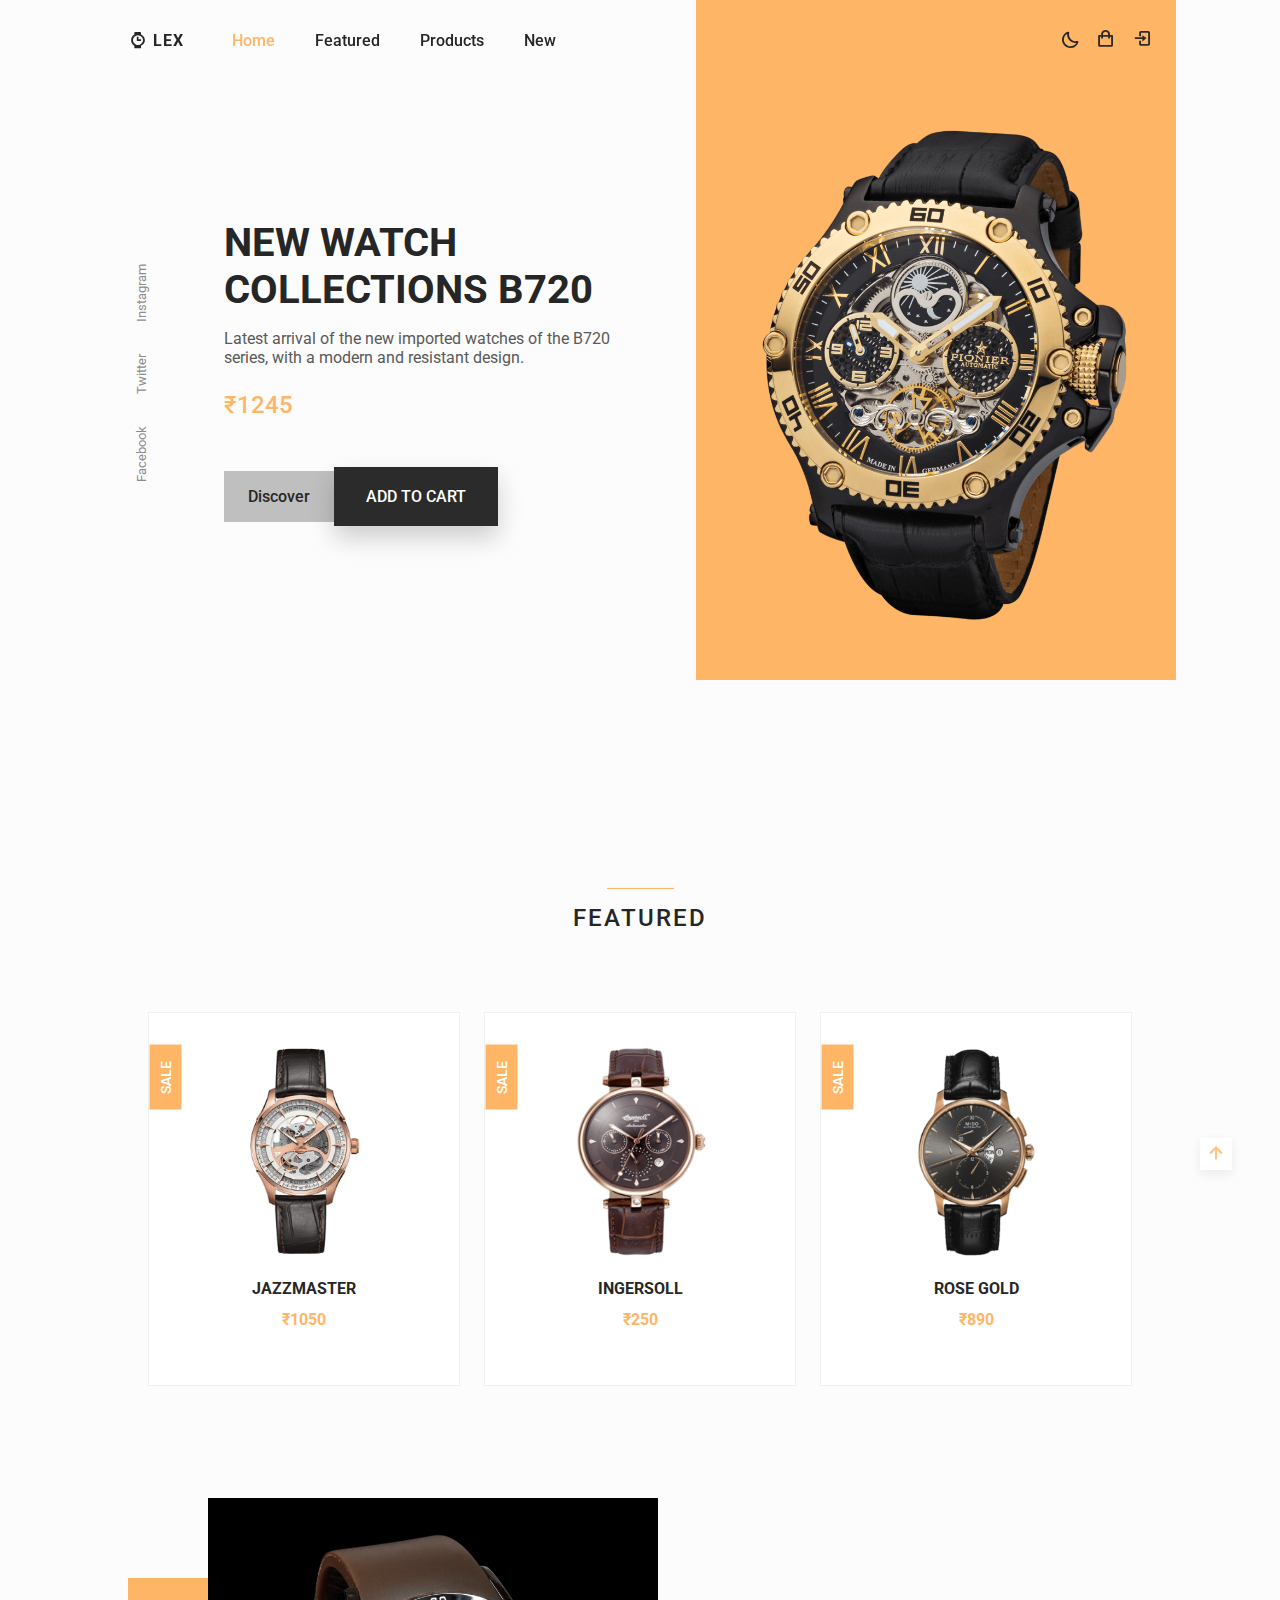
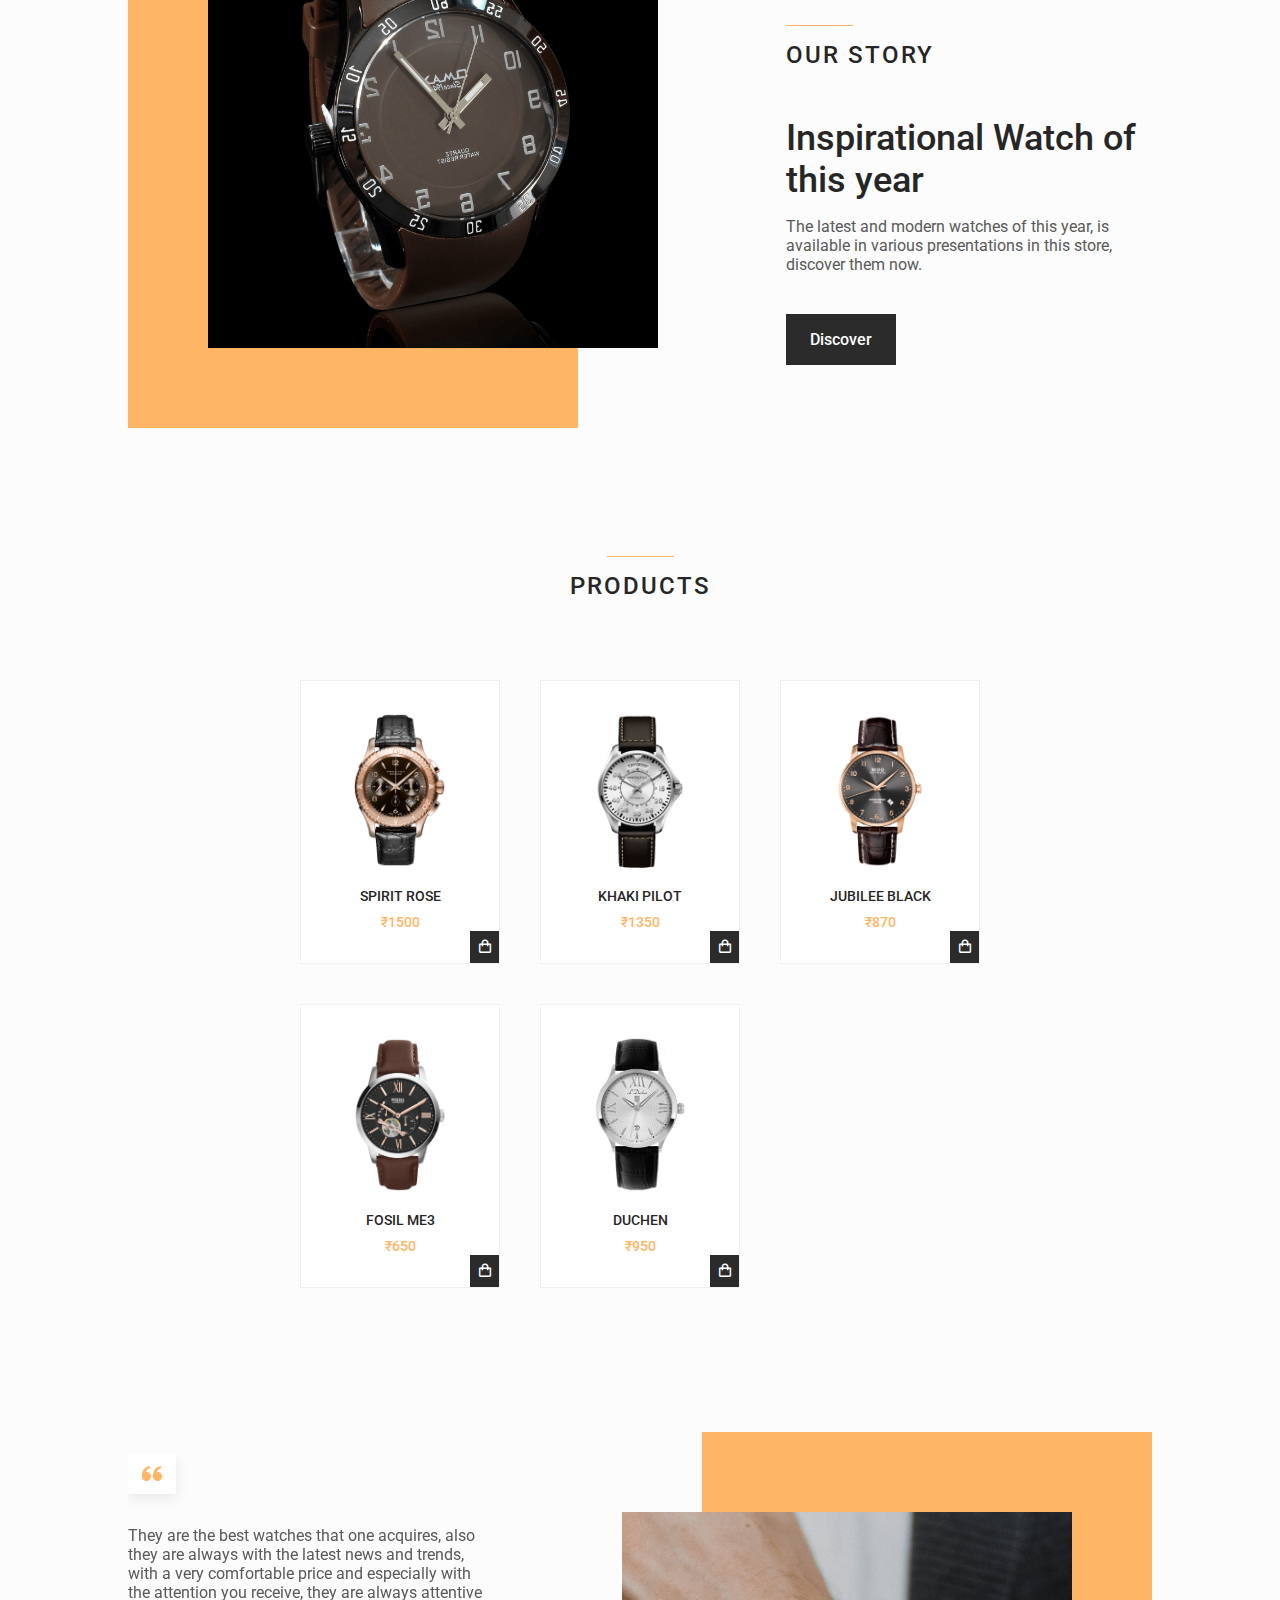
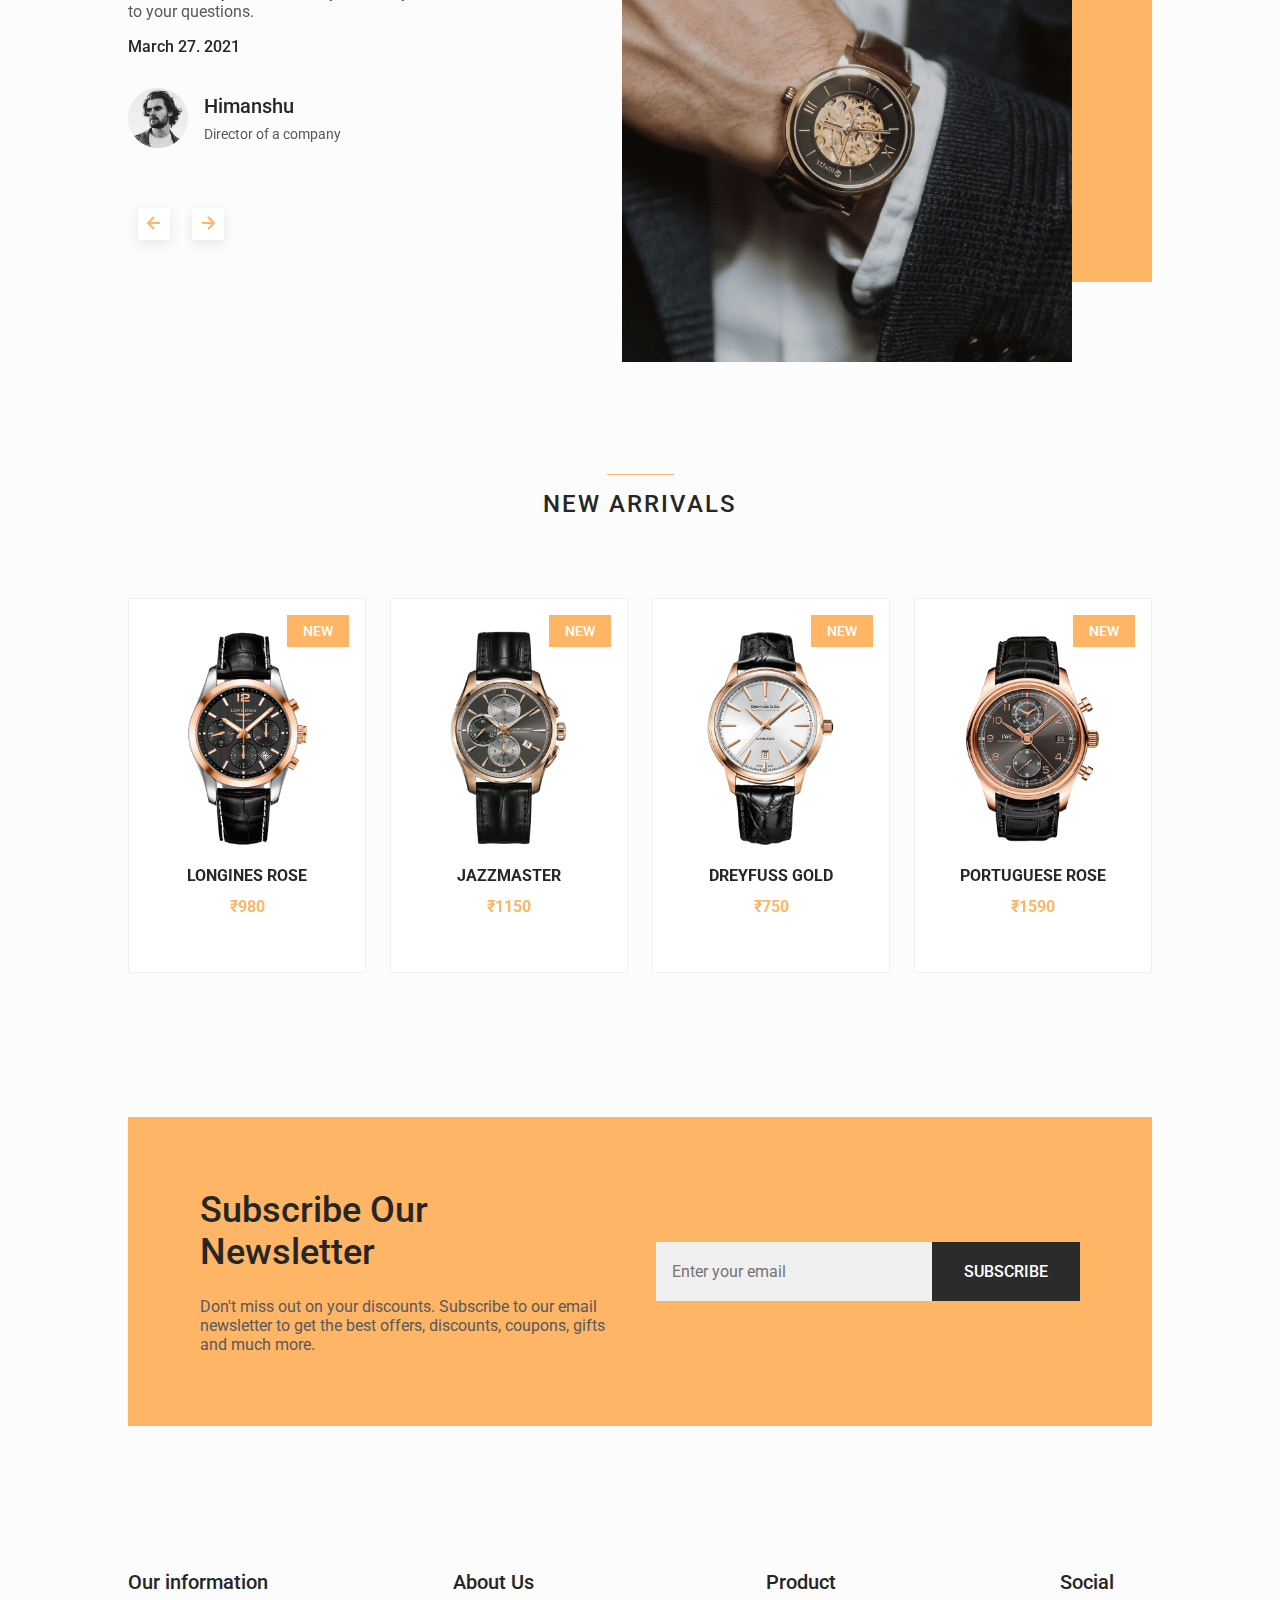
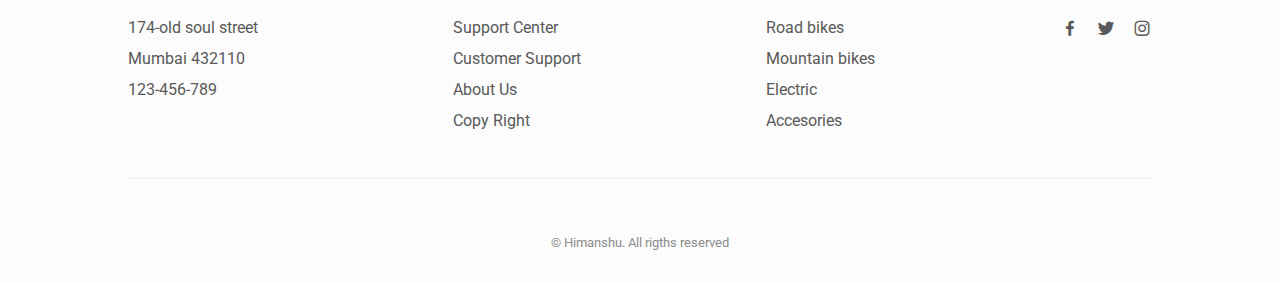
<file: index.html>
<!DOCTYPE html>
    <html lang="en">
    <head>
        <meta charset="UTF-8">
        <meta name="viewport" content="width=device-width, initial-scale=1.0">

        <!--=============== FAVICON ===============-->
        <link rel="shortcut icon" href="assets/img/favicon.png" type="image/x-icon">

        <!--=============== BOXICONS ===============-->
        <link rel="stylesheet" href="https://cdn.jsdelivr.net/npm/boxicons@latest/css/boxicons.min.css">

        <!--=============== SWIPER CSS ===============--> 
        <link rel="stylesheet" href="assets/css/swiper-bundle.min.css">

        <!--=============== CSS ===============-->
        <link rel="stylesheet" href="assets/css/styles.css">

        <title>Responsive watches website</title>
    </head>
    <body>
        <!--==================== HEADER ====================-->
        <header class="header" id="header">
            <nav class="nav container">
                <a href="#" class="nav__logo">
                    <i class='bx bxs-watch nav__logo-icon'></i> Lex
                </a>

                <div class="nav__menu" id="nav-menu">
                    <ul class="nav__list">
                        <li class="nav__item">
                            <a href="#home" class="nav__link active-link">Home</a>
                        </li>
                        <li class="nav__item">
                            <a href="#featured" class="nav__link">Featured</a>
                        </li>
                        <li class="nav__item">
                            <a href="#products" class="nav__link">Products</a>
                        </li>
                        <li class="nav__item">
                            <a href="#new" class="nav__link">New</a>
                        </li>
                    </ul>

                    <div class="nav__close" id="nav-close">
                        <i class='bx bx-x' ></i>
                    </div>
                </div>

                <div class="nav__btns">
                    <!-- Theme change button -->
                    <i class='bx bx-moon change-theme' id="theme-button"></i>

                    <div class="nav__shop" id="cart-shop" >
                      <a href="cart.html" id="colorshop"><i  class='bx bx-shopping-bag' ></i></a> 
                    </div>
                    
                    <div class="nav__shop" id="cart-shop" >
                        <a href="login-form.html" id="colorshop"><i  class='bx bx-log-in' ></i></a> 
                      </div>

                    <div class="nav__toggle" id="nav-toggle">
                        <i class='bx bx-grid-alt' ></i>
                    </div>
                </div>
            </nav>
        </header>

        <!--==================== CART ====================-->
        <div class="cart" id="cart">
            <i class='bx bx-x cart__close' id="cart-close"></i>

            <h2 class="cart__title-center">My Cart</h2>

            <div class="cart__container">
                <article class="cart__card">
                    <div class="cart__box">
                        <img src="assets/img/featured1.png" alt="" class="cart__img">
                    </div>

                    <div class="cart__details">
                        <h3 class="cart__title">Jazzmaster</h3>
                        <span class="cart__price">$1050</span>

                        <div class="cart__amount">
                            <div class="cart__amount-content">
                                <span class="cart__amount-box">
                                    <i class='bx bx-minus' ></i>
                                </span>

                                <span class="cart__amount-number">1</span>

                                <span class="cart__amount-box">
                                    <i class='bx bx-plus' ></i>
                                </span>
                            </div>

                            <i class='bx bx-trash-alt cart__amount-trash' ></i>
                        </div>
                    </div>
                </article>
                
                <article class="cart__card">
                    <div class="cart__box">
                        <img src="assets/img/featured3.png" alt="" class="cart__img">
                    </div>

                    <div class="cart__details">
                        <h3 class="cart__title">Rose Gold</h3>
                        <span class="cart__price">$850</span>

                        <div class="cart__amount">
                            <div class="cart__amount-content">
                                <span class="cart__amount-box">
                                    <i class='bx bx-minus' ></i>
                                </span>

                                <span class="cart__amount-number">1</span>

                                <span class="cart__amount-box">
                                    <i class='bx bx-plus' ></i>
                                </span>
                            </div>

                            <i class='bx bx-trash-alt cart__amount-trash' ></i>
                        </div>
                    </div>
                </article>

                <article class="cart__card">
                    <div class="cart__box">
                        <img src="assets/img/new1.png" alt="" class="cart__img">
                    </div>

                    <div class="cart__details">
                        <h3 class="cart__title">Longines Rose</h3>
                        <span class="cart__price">₹980</span>

                        <div class="cart__amount">
                            <div class="cart__amount-content">
                                <span class="cart__amount-box">
                                    <i class='bx bx-minus' ></i>
                                </span>

                                <span class="cart__amount-number">1</span>

                                <span class="cart__amount-box">
                                    <i class='bx bx-plus' ></i>
                                </span>
                            </div>

                            <i class='bx bx-trash-alt cart__amount-trash' ></i>
                        </div>
                    </div>
                </article>
            </div>

            <div class="cart__prices">
                <span class="cart__prices-item">3 items</span>
                <span class="cart__prices-total">₹2880</span>
            </div>
        </div>

        <!--==================== MAIN ====================-->
        <main class="main">
            <!--==================== HOME ====================-->
            <section class="home" id="home">
                <div class="home__container container grid">
                    <div class="home__img-bg">
                        <img src="assets/img/home.png" alt="" class="home__img">
                    </div>
    
                    <div class="home__social">
                        <a href="https://www.facebook.com/" target="_blank" class="home__social-link">
                            Facebook
                        </a>
                        <a href="https://twitter.com/" target="_blank" class="home__social-link">
                            Twitter
                        </a>
                        <a href="https://www.instagram.com/" target="_blank" class="home__social-link">
                            Instagram
                        </a>
                    </div>
    
                    <div class="home__data">
                        <h1 class="home__title">NEW WATCH <br> COLLECTIONS B720</h1>
                        <p class="home__description">
                            Latest arrival of the new imported watches of the B720 series, 
                            with a modern and resistant design.
                        </p>
                        <span class="home__price">₹1245</span>

                        <div class="home__btns">
                            <a href="#" class="button button--gray button--small">
                                Discover
                            </a>

                            <button class="button home__button">ADD TO CART</button>
                        </div>
                    </div>
                </div>
            </section>

            <!--==================== FEATURED ====================-->
            <section class="featured section container" id="featured">
                <h2 class="section__title">
                    Featured
                </h2>

                <div class="featured__container grid">
                    <article class="featured__card">
                        <span class="featured__tag">Sale</span>

                        <img src="assets/img/featured1.png" alt="" class="featured__img">

                        <div class="featured__data">
                            <h3 class="featured__title">Jazzmaster</h3>
                            <span class="featured__price">₹1050</span>
                        </div>

                        <button class="button featured__button">ADD TO CART</button>
                    </article>

                    <article class="featured__card">
                        <span class="featured__tag">Sale</span>

                        <img src="assets/img/featured2.png" alt="" class="featured__img">

                        <div class="featured__data">
                            <h3 class="featured__title">Ingersoll</h3>
                            <span class="featured__price">₹250</span>
                        </div>

                        <button class="button featured__button">ADD TO CART</button>
                    </article>

                    <article class="featured__card">
                        <span class="featured__tag">Sale</span>

                        <img src="assets/img/featured3.png" alt="" class="featured__img">

                        <div class="featured__data">
                            <h3 class="featured__title">Rose gold</h3>
                            <span class="featured__price">₹890</span>
                        </div>

                        <button class="button featured__button">ADD TO CART</button>
                    </article>
                </div>
            </section>

            <!--==================== STORY ====================-->
            <section class="story section container">
                <div class="story__container grid">
                    <div class="story__data">
                        <h2 class="section__title story__section-title">
                            Our Story
                        </h2>
    
                        <h1 class="story__title">
                            Inspirational Watch of <br> this year
                        </h1>
    
                        <p class="story__description">
                            The latest and modern watches of this year, is available in various 
                            presentations in this store, discover them now.
                        </p>
    
                        <a href="#" class="button button--small">Discover</a>
                    </div>

                    <div class="story__images">
                        <img src="assets/img/story.png" alt="" class="story__img">
                        <div class="story__square"></div>
                    </div>
                </div>
            </section>

            <!--==================== PRODUCTS ====================-->
            <section class="products section container" id="products">
                <h2 class="section__title">
                    Products
                </h2>

                <div class="products__container grid">
                    <article class="products__card">
                        <img src="assets/img/product1.png" alt="" class="products__img">

                        <h3 class="products__title">Spirit rose</h3>
                        <span class="products__price">₹1500</span>

                        <button class="products__button">
                            <i class='bx bx-shopping-bag'></i>
                        </button>
                    </article>

                    <article class="products__card">
                        <img src="assets/img/product2.png" alt="" class="products__img">

                        <h3 class="products__title">Khaki pilot</h3>
                        <span class="products__price">₹1350</span>

                        <button class="products__button">
                            <i class='bx bx-shopping-bag'></i>
                        </button>
                    </article>

                    <article class="products__card">
                        <img src="assets/img/product3.png" alt="" class="products__img">

                        <h3 class="products__title">Jubilee black</h3>
                        <span class="products__price">₹870</span>

                        <button class="products__button">
                            <i class='bx bx-shopping-bag'></i>
                        </button>
                    </article>

                    <article class="products__card">
                        <img src="assets/img/product4.png" alt="" class="products__img">

                        <h3 class="products__title">Fosil me3</h3>
                        <span class="products__price">₹650</span>

                        <button class="products__button">
                            <i class='bx bx-shopping-bag'></i>
                        </button>
                    </article>

                    <article class="products__card">
                        <img src="assets/img/product5.png" alt="" class="products__img">

                        <h3 class="products__title">Duchen</h3>
                        <span class="products__price">₹950</span>

                        <button class="products__button">
                            <i class='bx bx-shopping-bag'></i>
                        </button>
                    </article>
                </div>
            </section>

            <!--==================== TESTIMONIAL ====================-->
            <section class="testimonial section container">
                <div class="testimonial__container grid">
                    <div class="swiper testimonial-swiper">
                        <div class="swiper-wrapper">
                            <div class="testimonial__card swiper-slide">
                                <div class="testimonial__quote">
                                    <i class='bx bxs-quote-alt-left' ></i>
                                </div>
                                <p class="testimonial__description">
                                    They are the best watches that one acquires, also they are always with the latest 
                                    news and trends, with a very comfortable price and especially with the attention 
                                    you receive, they are always attentive to your questions.
                                </p>
                                <h3 class="testimonial__date">March 27. 2021</h3>
        
                                <div class="testimonial__perfil">
                                    <img src="assets/img/testimonial1.jpg" alt="" class="testimonial__perfil-img">
        
                                    <div class="testimonial__perfil-data">
                                        <span class="testimonial__perfil-name">Himanshu</span>
                                        <span class="testimonial__perfil-detail">Director of a company</span>
                                    </div>
                                </div>
                            </div>

                            <div class="testimonial__card swiper-slide">
                                <div class="testimonial__quote">
                                    <i class='bx bxs-quote-alt-left' ></i>
                                </div>
                                <p class="testimonial__description">
                                    They are the best watches that one acquires, also they are always with the latest 
                                    news and trends, with a very comfortable price and especially with the attention 
                                    you receive, they are always attentive to your questions.
                                </p>
                                <h3 class="testimonial__date">March 27. 2021</h3>
        
                                <div class="testimonial__perfil">
                                    <img src="assets/img/testimonial2.jpg" alt="" class="testimonial__perfil-img">
        
                                    <div class="testimonial__perfil-data">
                                        <span class="testimonial__perfil-name">Himanshu</span>
                                        <span class="testimonial__perfil-detail">Director of a company</span>
                                    </div>
                                </div>
                            </div>

                            <div class="testimonial__card swiper-slide">
                                <div class="testimonial__quote">
                                    <i class='bx bxs-quote-alt-left' ></i>
                                </div>
                                <p class="testimonial__description">
                                    They are the best watches that one acquires, also they are always with the latest 
                                    news and trends, with a very comfortable price and especially with the attention 
                                    you receive, they are always attentive to your questions.
                                </p>
                                <h3 class="testimonial__date">March 27. 2021</h3>
        
                                <div class="testimonial__perfil">
                                    <img src="assets/img/testimonial3.jpg" alt="" class="testimonial__perfil-img">
        
                                    <div class="testimonial__perfil-data">
                                        <span class="testimonial__perfil-name">Himanshu</span>
                                        <span class="testimonial__perfil-detail">Director of a company</span>
                                    </div>
                                </div>
                            </div>
                        </div>
                        
                        <div class="swiper-button-next">
                            <i class='bx bx-right-arrow-alt' ></i>
                        </div>
                        <div class="swiper-button-prev">
                            <i class='bx bx-left-arrow-alt' ></i>
                        </div>
                    </div>

                    <div class="testimonial__images">
                        <div class="testimonial__square"></div>
                        <img src="assets/img/testimonial.png" alt="" class="testimonial__img">
                    </div>
                </div>
            </section>

            <!--==================== NEW ====================-->
            <section class="new section container" id="new">
                <h2 class="section__title">
                    New Arrivals
                </h2>
                
                <div class="new__container">
                    <div class="swiper new-swiper">
                        <div class="swiper-wrapper">
                            <article class="new__card swiper-slide">
                                <span class="new__tag">New</span>
        
                                <img src="assets/img/new1.png" alt="" class="new__img">
        
                                <div class="new__data">
                                    <h3 class="new__title">Longines rose</h3>
                                    <span class="new__price">₹980</span>
                                </div>
        
                                <button class="button new__button">ADD TO CART</button>
                            </article>

                            <article class="new__card swiper-slide">
                                <span class="new__tag">New</span>
        
                                <img src="assets/img/new2.png" alt="" class="new__img">
        
                                <div class="new__data">
                                    <h3 class="new__title">Jazzmaster</h3>
                                    <span class="new__price">₹1150</span>
                                </div>
        
                                <button class="button new__button">ADD TO CART</button>
                            </article>

                            <article class="new__card swiper-slide">
                                <span class="new__tag">New</span>
        
                                <img src="assets/img/new3.png" alt="" class="new__img">
        
                                <div class="new__data">
                                    <h3 class="new__title">Dreyfuss gold</h3>
                                    <span class="new__price">₹750</span>
                                </div>
        
                                <button class="button new__button">ADD TO CART</button>
                            </article>

                            <article class="new__card swiper-slide">
                                <span class="new__tag">New</span>
        
                                <img src="assets/img/new4.png" alt="" class="new__img">
        
                                <div class="new__data">
                                    <h3 class="new__title">Portuguese rose</h3>
                                    <span class="new__price">₹1590</span>
                                </div>
        
                                <button class="button new__button">ADD TO CART</button>
                            </article>                       
                        </div>
                    </div>
                </div>
            </section>

            <!--==================== NEWSLETTER ====================-->
            <section class="newsletter section container">
                <div class="newsletter__bg grid">
                    <div>
                        <h2 class="newsletter__title">Subscribe Our <br> Newsletter</h2>
                        <p class="newsletter__description">
                            Don't miss out on your discounts. Subscribe to our email 
                            newsletter to get the best offers, discounts, coupons, 
                            gifts and much more.
                        </p>
                    </div>

                    <form action="" class="newsletter__subscribe">
                        <input type="email" placeholder="Enter your email" class="newsletter__input">
                        <button class="button">
                            SUBSCRIBE
                        </button>
                    </form>
                </div>
            </section>
        </main>

        <!--==================== FOOTER ====================-->
        <footer class="footer section">
            <div class="footer__container container grid">
                <div class="footer__content">
                    <h3 class="footer__title">Our information</h3>

                    <ul class="footer__list">
                        <li>174-old soul street</li>
                        <li>Mumbai 432110</li>
                        <li>123-456-789</li>
                    </ul>
                </div>
                <div class="footer__content">
                    <h3 class="footer__title">About Us</h3>

                    <ul class="footer__links">
                        <li>
                            <a href="#" class="footer__link">Support Center</a>
                        </li>
                        <li>
                            <a href="#" class="footer__link">Customer Support</a>
                        </li>
                        <li>
                            <a href="#" class="footer__link">About Us</a>
                        </li>
                        <li>
                            <a href="#" class="footer__link">Copy Right</a>
                        </li>
                    </ul>
                </div>

                <div class="footer__content">
                    <h3 class="footer__title">Product</h3>

                    <ul class="footer__links">
                        <li>
                            <a href="#" class="footer__link">Road bikes</a>
                        </li>
                        <li>
                            <a href="#" class="footer__link">Mountain bikes</a>
                        </li>
                        <li>
                            <a href="#" class="footer__link">Electric</a>
                        </li>
                        <li>
                            <a href="#" class="footer__link">Accesories</a>
                        </li>
                    </ul>
                </div>

                <div class="footer__content">
                    <h3 class="footer__title">Social</h3>

                    <ul class="footer__social">
                        <a href="https://www.facebook.com/" target="_blank" class="footer__social-link">
                            <i class='bx bxl-facebook'></i>
                        </a>

                        <a href="https://twitter.com/" target="_blank" class="footer__social-link">
                            <i class='bx bxl-twitter' ></i>
                        </a>

                        <a href="https://www.instagram.com/" target="_blank" class="footer__social-link">
                            <i class='bx bxl-instagram' ></i>
                        </a>
                    </ul>
                </div>
            </div>

            <span class="footer__copy">&#169; Himanshu. All rigths reserved</span>
        </footer>

        <!--=============== SCROLL UP ===============-->
        <a href="#" class="scrollup" id="scroll-up"> 
            <i class='bx bx-up-arrow-alt scrollup__icon' ></i>
        </a>

        <!--=============== SWIPER JS ===============-->
        <script src="assets/js/swiper-bundle.min.js"></script>

        <!--=============== MAIN JS ===============-->
        <script src="assets/js/main.js"></script>
    </body>
</html>
</file>
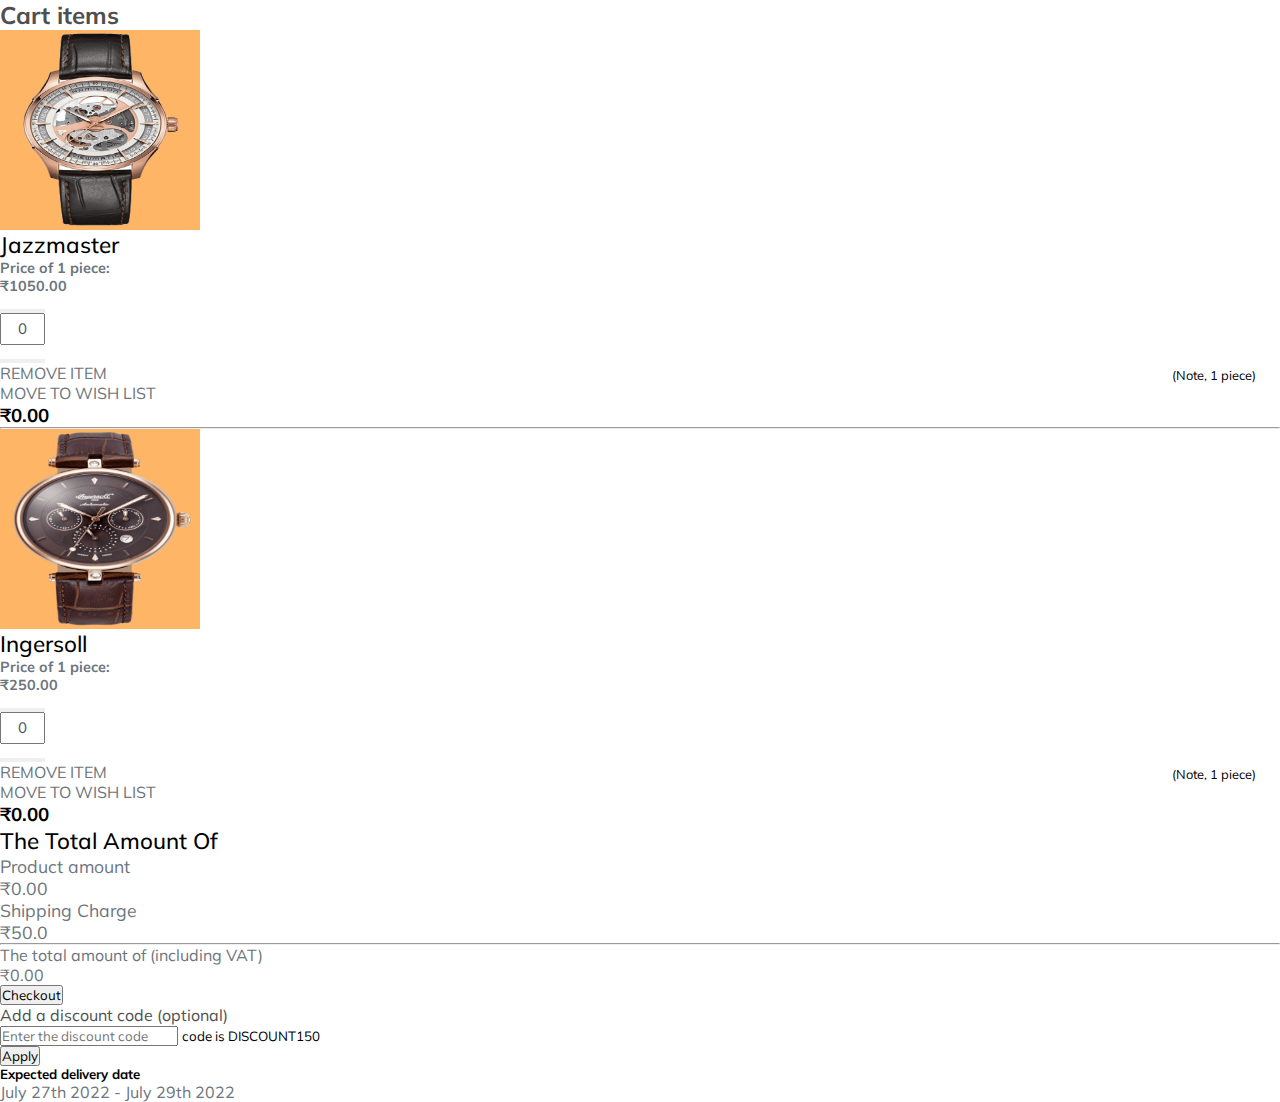
<file: cart.html>
<html lang="en">
<head>
<!-- Required meta tags -->
<meta charset="utf-8">
<meta name="viewport" content="width=device-width, initial-scale=1">
<!-- Bootstrap CSS -->
<link rel="stylesheet" href="https://stackpath.bootstrapcdn.com/bootstrap/5.0.0-alpha1/css/bootstrap.min.css" integrity="sha384-r4NyP46KrjDleawBgD5tp8Y7UzmLA05oM1iAEQ17CSuDqnUK2+k9luXQOfXJCJ4I" crossorigin="anonymous">
<link rel="stylesheet" href="https://cdnjs.cloudflare.com/ajax/libs/font-awesome/5.10.0/css/all.min.css" integrity="sha512-PgQMlq+nqFLV4ylk1gwUOgm6CtIIXkKwaIHp/PAIWHzig/lKZSEGKEysh0TCVbHJXCLN7WetD8TFecIky75ZfQ==" crossorigin="anonymous" />
<link rel="stylesheet" type="text/css" href="assets/css/style2.css">
<title>Cart</title>
</head>
<body class="bg-light">
<div class="container-fluid">
<div class="row">
<div class="col-md-10 col-11 mx-auto">
<div class="row mt-5 gx-3">
<!-- left side div -->
<div class="col-md-12 col-lg-8 col-11 mx-auto main_cart mb-lg-0 mb-5 shadow">
<div class="card p-4">
<h2 class="py-4 font-weight-bold">Cart items</h2>
<div class="row">
<!-- cart images div -->
<div class="col-md-3 col-11 mx-auto bg-light d-flex justify-content-center align-items-center shadow product_img">
<img src="assets/img/featured1.png" class="img-fluid" alt="cart img">
</div>




<!-- cart product details -->
<div class="col-md-7 col-11 mx-auto px-4 mt-2">
<div class="row">
<!-- product name  -->
<div class="col-6 card-title">
<h1 class="mb-4 product_name">Jazzmaster</h1>
<p class="mb-2"><b>Price of 1 piece:</b></p>
<p class="mb-2" ><b><span id="realvalue1">₹1050.00</span></b></p>
</div>
<!-- quantity inc dec -->
<div class="col-6">
<ul class="pagination justify-content-end set_quantity">
<li class="page-item">
<button class="page-link " onclick="decreaseNumber1('textbox','itemval')">
<i class="fas fa-minus"></i> </button>
</li>
<li class="page-item"><input type="text" name="" class="page-link" value="0" id="textbox" >
</li>
<li class="page-item">
<button class="page-link" onclick="increaseNumber1('textbox','itemval')"> <i class="fas fa-plus"></i></button>
</li>
</ul>
</div>
</div>
<!-- //remover move and price -->
<div class="row">
<div class="col-8 d-flex justify-content-between remove_wish">
<p><i class="fas fa-trash-alt"></i> REMOVE ITEM</p>
<p><i class="fas fa-heart"></i>MOVE TO WISH LIST </p>
</div>
<div class="col-4 d-flex justify-content-end price_money">
<h3>₹<span id="itemval">0.00 </span></h3>
</div>
</div>
</div>
</div>
</div>
<hr/>
<!-- 2nd cart product -->
<div class="card p-4">
<div class="row">
<!-- cart images div -->
<div class="col-md-3 col-11 mx-auto bg-light d-flex justify-content-center align-items-center shadow product_img">
<img src="assets/img/featured2.png" class="img-fluid" alt="cart img">
</div>







<!-- cart product details -->
<div class="col-md-7 col-11 mx-auto px-4 mt-2">
<div class="row">
<!-- product name  -->
<div class="col-6 card-title">
<h1 class="mb-4 product_name">Ingersoll</h1>
<p class="mb-2"><b>Price of 1 piece:</b></p>
<p class="mb-2" ><b><span id="realvalue2">₹250.00</span></b></p>
</div>
<!-- quantity inc dec -->
<div class="col-6">
<ul class="pagination justify-content-end set_quantity">
<li class="page-item">
<button class="page-link " onclick="decreaseNumber2('textbox1','itemval1')"> <i class="fas fa-minus"></i> </button>
</li>
<li class="page-item"><input type="text" name="" class="page-link" value="0" id="textbox1" >
</li>
<li class="page-item">
<button class="page-link" onclick="increaseNumber2('textbox1','itemval1')"> <i class="fas fa-plus"></i></button>
</li>
</ul>
</div>
</div>
<!-- //remover move and price -->
<div class="row">
<div class="col-8 d-flex justify-content-between remove_wish">
<p><i class="fas fa-trash-alt"></i> REMOVE ITEM</p>
<p><i class="fas fa-heart"></i>MOVE TO WISH LIST </p>
</div>
<div class="col-4 d-flex justify-content-end price_money">
<h3>₹<span id="itemval1">0.00 </span> </h3>
</div>
</div>
</div>
</div>
</div>
</div>



<!-- right side div -->
<div class="col-md-12 col-lg-4 col-11 mx-auto mt-lg-0 mt-md-5">
<div class="right_side p-3 shadow bg-white">
<h2 class="product_name mb-5">The Total Amount Of</h2>
<div class="price_indiv d-flex justify-content-between">
<p>Product amount</p>
<p>₹<span id="product_total_amt">0.00</span></p>
</div>
<div class="price_indiv d-flex justify-content-between">
<p>Shipping Charge</p>
<p>₹<span id="shipping_charge">50.0</span></p>
</div>
<hr />
<div class="total-amt d-flex justify-content-between font-weight-bold">
<p>The total amount of (including VAT)</p>
<p>₹<span id="total_cart_amt">0.00</span></p>
</div>
<button class="btn btn-primary text-uppercase">Checkout</button>
</div>



<!-- discount code part -->
<div class="discount_code mt-3 shadow">
<div class="card">
<div class="card-body">
<a class="d-flex justify-content-between" data-toggle="collapse" href="#collapseExample" aria-expanded="false" aria-controls="collapseExample">
Add a discount code (optional)
<span><i class="fas fa-chevron-down pt-1"></i></span>
</a>
<div class="collapse" id="collapseExample">
<div class="mt-3">
<input type="text" name="" id="discount_code1" class="form-control font-weight-bold" placeholder="Enter the discount code">
<small id="error_trw" class="text-dark mt-3">code is DISCOUNT150 </small>
</div>
<button class="btn btn-primary btn-sm mt-3" onclick="discount_code()">Apply</button>
</div>
</div>
</div>
</div>




<!-- discount code ends -->
<div class="mt-3 shadow p-3 bg-white">
<div class="pt-4">
<h5 class="mb-4">Expected delivery date</h5>
<p>July 27th 2022 - July 29th 2022</p>
</div>
</div>
</div>
</div>
</div>
</div>
</div>





<!-- Optional JavaScript -->
<!-- Popper.js first, then Bootstrap JS -->
<script src="https://cdn.jsdelivr.net/npm/popper.js@1.16.0/dist/umd/popper.min.js" integrity="sha384-Q6E9RHvbIyZFJoft+2mJbHaEWldlvI9IOYy5n3zV9zzTtmI3UksdQRVvoxMfooAo" crossorigin="anonymous"></script>
<script src="https://stackpath.bootstrapcdn.com/bootstrap/5.0.0-alpha1/js/bootstrap.min.js" integrity="sha384-oesi62hOLfzrys4LxRF63OJCXdXDipiYWBnvTl9Y9/TRlw5xlKIEHpNyvvDShgf/" crossorigin="anonymous"></script>

<script type="text/javascript">

var product_total_amt = document.getElementById('product_total_amt');
var shipping_charge = document.getElementById('shipping_charge');
var total_cart_amt = document.getElementById('total_cart_amt');
var discountCode = document.getElementById('discount_code1');

//for Decrement of value of Preoduct 1
const decreaseNumber1 = (incdec, itemprice) => {
var itemval = document.getElementById(incdec);
var itemprice = document.getElementById(itemprice);
console.log( itemprice.innerHTML);

if(itemval.value <= 0){
itemval.value = 0;
alert('Negative quantity not allowed');
}else{
itemval.value = parseInt(itemval.value) - 1;
itemval.style.background = '#fff';
itemval.style.color = '#000';
itemprice.innerHTML  = parseInt(itemprice.innerHTML) - 1050;//value in display change
product_total_amt.innerHTML  = parseInt(product_total_amt.innerHTML) - 1050;//Product amount changes
total_cart_amt.innerHTML  = parseInt(product_total_amt.innerHTML) + parseInt(shipping_charge.innerHTML);//Total Amount chnges
}
}


//for Increment of value of Preoduct 1
const increaseNumber1 = (incdec, itemprice) => {
var itemval = document.getElementById(incdec);
var itemprice = document.getElementById(itemprice);

if(itemval.value >= 5){
itemval.value = 5;
alert('max 5 allowed');
itemval.style.background = 'red';
itemval.style.color = '#fff';
}else{
itemval.value = parseInt(itemval.value) + 1;
itemprice.innerHTML  = parseInt(itemprice.innerHTML ) + 1050;//value in display change
product_total_amt.innerHTML  = parseInt(product_total_amt.innerHTML) + 1050;//Product amount changes
total_cart_amt.innerHTML  = parseInt(product_total_amt.innerHTML) + parseInt(shipping_charge.innerHTML);//Total Amount chnges
}
}


//for Decrement of value of Preoduct 1
const decreaseNumber2 = (incdec, itemprice) => {
var itemval = document.getElementById(incdec);
var itemprice = document.getElementById(itemprice);
console.log( itemprice.innerHTML);

if(itemval.value <= 0){
itemval.value = 0;
alert('Negative quantity not allowed');
}else{
itemval.value = parseInt(itemval.value) - 1;
itemval.style.background = '#fff';
itemval.style.color = '#000';
itemprice.innerHTML  = parseInt(itemprice.innerHTML) - 250;//value in display change
product_total_amt.innerHTML  = parseInt(product_total_amt.innerHTML) - 250;//Product amount changes
total_cart_amt.innerHTML  = parseInt(product_total_amt.innerHTML) + parseInt(shipping_charge.innerHTML);//Total Amount chnges
}
}


//for Increment of value of Preoduct 1
const increaseNumber2 = (incdec, itemprice) => {
var itemval = document.getElementById(incdec);
var itemprice = document.getElementById(itemprice);

if(itemval.value >= 5){
itemval.value = 5;
alert('max 5 allowed');
itemval.style.background = 'red';
itemval.style.color = '#fff';
}else{
itemval.value = parseInt(itemval.value) + 1;
itemprice.innerHTML  = parseInt(itemprice.innerHTML ) + 250;//value in display change
product_total_amt.innerHTML  = parseInt(product_total_amt.innerHTML) + 250;//Product amount changes
total_cart_amt.innerHTML  = parseInt(product_total_amt.innerHTML) + parseInt(shipping_charge.innerHTML);//Total Amount chnges
}
}



// Code of Discount
const  discount_code = () => {
let totalamtcurr = parseInt(total_cart_amt.innerHTML);
let error_trw = document.getElementById('error_trw');
if(discountCode.value === 'DISCOUNT150'){//checking for discount code
let newtotalamt = totalamtcurr - 150;//deducting the discount amount
total_cart_amt.innerHTML = newtotalamt;
error_trw.innerHTML = "Hurray! code is valid";
}else{
error_trw.innerHTML = "Try Again! Valid code is DISCOUNT150";
}
}
</script>
</body>
</html>
</file>
<file: assets/css/styles.css>
/*=============== GOOGLE FONTS ===============*/
@import url("https://fonts.googleapis.com/css2?family=Roboto:wght@400;500;700&display=swap");

/*=============== VARIABLES CSS ===============*/
:root {
  --header-height: 3.5rem;

  /*========== Colors ==========*/
  --first-color: hsl(31, 100%, 70%);
  --button-color: hsl(0, 0%, 17%);
  --button-color-alt: hsl(0, 0%, 21%);
  --title-color: hsl(0, 0%, 15%);
  --text-color: hsl(0, 0%, 35%);
  --text-color-light: hsl(0, 0%, 55%);
  --body-color: hsl(0, 0%, 99%);
  --container-color: #fff;
  --border-color: hsl(0, 0%, 94%);

  /*========== Font and typography ==========*/
  --body-font: 'Roboto', sans-serif;
  --biggest-font-size: 2rem;
  --h1-font-size: 1.5rem;
  --h2-font-size: 1.25rem;
  --h3-font-size: 1rem;
  --normal-font-size: .938rem;
  --small-font-size: .813rem;
  --smaller-font-size: .75rem;

  /*========== Font weight ==========*/
  --font-medium: 500;
  --font-bold: 700;

  /*========== Margenes Bottom ==========*/
  --mb-0-5: .5rem;
  --mb-0-75: .75rem;
  --mb-1: 1rem;
  --mb-1-5: 1.5rem;
  --mb-2: 2rem;
  --mb-2-5: 2.5rem;
  --mb-3: 3rem;

  /*========== z index ==========*/
  --z-tooltip: 10;
  --z-fixed: 100;
}

@media screen and (min-width: 968px) {
  :root {
    --biggest-font-size: 2.5rem;
    --h1-font-size: 2.25rem;
    --h2-font-size: 1.5rem;
    --h3-font-size: 1.25rem;
    --normal-font-size: 1rem;
    --small-font-size: .875rem;
    --smaller-font-size: .813rem;
  }
}

/*=============== BASE ===============*/
* {
  box-sizing: border-box;
  padding: 0;
  margin: 0;
}

html {
  scroll-behavior: smooth;
}

body,
button,
input {
  font-family: var(--body-font);
  font-size: var(--normal-font-size);
}

body {
  margin: 0;
  background-color: var(--body-color);
  color: var(--text-color);
  /*For animation dark mode*/
  transition: .4s;
}

h1, h2, h3, h4 {
  color: var(--title-color);
  font-weight: var(--font-medium);
}

ul {
  list-style: none;
}

a {
  text-decoration: none;
}

img {
  max-width: 100%;
  height: auto;
}

button {
  cursor: pointer;
  border: none;
  outline: none;
}

/*=============== THEME ===============*/
/*========== Variables Dark theme ==========*/
body.dark-theme {
  --first-color: hsl(31, 76%, 74%);
  --button-color: hsl(0, 0%, 24%);
  --button-color-alt: hsl(0, 0%, 28%);
  --title-color: hsl(0, 0%, 95%);
  --text-color: hsl(0, 0%, 75%);
  --body-color: hsl(0, 0%, 12%);
  --container-color: hsl(0, 0%, 16%);
  --border-color: hsl(0, 0%, 20%);
}

/*========== Button Dark/Light ==========*/
.change-theme {
  color: var(--title-color);
  font-size: 1.25rem;
  cursor: pointer;
}

/*========== 
    Color changes in some parts of 
    the website, in dark theme 
==========*/
.dark-theme .change-theme,
.dark-theme .nav__toggle,
.dark-theme .nav__shop,
.dark-theme .button--gray {
  color: hsl(0, 0%, 15%);
}

.dark-theme .scroll-header {
  box-shadow: 0 1px 4px hsla(0, 0%, 4%, .3);
}

.scroll-header .change-theme,
.scroll-header .nav__toggle,
.scroll-header .nav__shop {
  color: var(--title-color);
}

.dark-theme::-webkit-scrollbar {
  background: hsl(0, 0%, 30%);
}

/*=============== REUSABLE CSS CLASSES ===============*/
.container {
  max-width: 1024px;
  margin-left: var(--mb-1-5);
  margin-right: var(--mb-1-5);
}

.grid {
  display: grid;
}

.main {
  overflow: hidden;
}

.section {
  padding: 6.5rem 0 1rem;
}

.section__title {
  position: relative;
  font-size: var(--h3-font-size);
  margin-bottom: var(--mb-3);
  text-transform: uppercase;
  letter-spacing: 2px;
  text-align: center;
}

.section__title::before {
  content: '';
  position: absolute;
  top: -1rem;
  left: 0;
  right: 0;
  margin: 0 auto;
  width: 67px;
  height: 1px;
  background-color: var(--first-color);
}

/*=============== HEADER & NAV ===============*/
.header {
  width: 100%;
  background: transparent;
  position: fixed;
  top: 0;
  left: 0;
  z-index: var(--z-fixed);
  /*For animation dark mode*/
  transition: .4s;
}

.nav {
  height: var(--header-height);
  display: flex;
  justify-content: space-between;
  align-items: center;
}

.nav__logo, 
.nav__toggle, 
.nav__shop, 
.nav__close {
  color: var(--title-color);
}

.nav__logo {
  text-transform: uppercase;
  font-weight: var(--font-bold);
  letter-spacing: 1px;
  display: inline-flex;
  align-items: center;
  column-gap: .25rem;
}

.nav__logo-icon {
  font-size: 1.25rem;
}

.nav__btns {
  display: flex;
  align-items: center;
  column-gap: 1rem;
}

.nav__toggle, 
.nav__shop {
  font-size: 1.25rem;
  cursor: pointer;
}

@media screen and (max-width: 767px) {
  .nav__menu {
    position: fixed;
    background-color: var(--body-color);
    top: 0;
    right: -100%;
    width: 100%;
    height: 100%;
    padding: 6rem 2rem 3.5rem;
    transition: .3s;
  }
}

.nav__list {
  display: flex;
  flex-direction: column;
  align-items: center;
  row-gap: 2rem;
}

.nav__link {
  color: var(--title-color);
  font-weight: var(--font-medium);
  text-transform: uppercase;
  font-size: var(--h2-font-size);
  transition: .3s;
}

.nav__link:hover {
  color: var(--first-color);
}

.nav__close {
  font-size: 2rem;
  position: absolute;
  top: .9rem;
  right: 1.25rem;
  cursor: pointer;
}

/* Show menu */
.show-menu {
  right: 0;
}

/* Change background header */
.scroll-header {
  background-color: var(--body-color);
  box-shadow: 0 1px 4px hsla(0, 4%, 15%, .10);
}

/* Active link */
.active-link {
  color: var(--first-color);
}

/*=============== HOME ===============*/
.home__container {
  position: relative;
  row-gap: 2.5rem;
}

.home__img {
  width: 240px;
}

.home__img-bg {
  background-color: var(--first-color);
  width: 258px;
  height: 430px;
  padding-bottom: 2rem;
  display: flex;
  justify-content: center;
  align-items: flex-end;
  justify-self: flex-end;
  transform: translateX(1.5rem);
}

.home__social {
  position: absolute;
  top: 35%;
  left: -5rem;
  transform: rotate(-90deg);
  display: flex;
  column-gap: 1rem;
}

.home__social-link {
  font-size: var(--smaller-font-size);
  color: var(--text-color-light);
  transition: .3s;
}

.home__social-link:hover {
  color: var(--title-color);
}

.home__title {
  font-size: var(--biggest-font-size);
  font-weight: var(--font-bold);
  margin-bottom: var(--mb-1);
}

.home__description {
  margin-bottom: var(--mb-1-5);
}

.home__price {
  display: inline-block;
  font-size: var(--h2-font-size);
  font-weight: var(--font-medium);
  color: var(--first-color);
  margin-bottom: var(--mb-3);
}

.home__btns {
  display: flex;
  align-items: center;
}

.home__button {
  box-shadow: 0 12px 24px hsla(0, 0%, 10%, .2);
}

/*=============== BUTTONS ===============*/
.button {
  display: inline-block;
  background-color: var(--button-color);
  color: #FFF;
  padding: 1.25rem 2rem;
  font-weight: var(--font-medium);
  transition: .3s;
}

.button:hover {
  background-color: var(--button-color-alt);
}

.button--gray {
  background-color: hsl(0, 0%, 75%);
  color: var(--title-color);
}

.button--gray:hover {
  background-color: hsl(0, 0%, 63%);
}

.button--small {
  padding: 1rem 1.5rem;
}

/*=============== FEATURED ===============*/
.featured__container {
  row-gap: 2.5rem;
}

.featured__card {
  position: relative;
  text-align: center;
  background-color: var(--container-color);
  padding-top: 2rem;
  border: 1px solid var(--border-color);
  overflow-y: hidden;
  transition: .3s;
}

.featured__tag {
  background-color: var(--first-color);
  padding: .5rem 1rem;
  color: #fff;
  text-transform: uppercase;
  font-size: var(--small-font-size);
  font-weight: var(--font-medium);
  position: absolute;
  transform: rotate(-90deg);
  left: -1rem;
  top: 3rem;
}

.featured__img {
  height: 214px;
  margin-bottom: var(--mb-1);
}

.featured__title, 
.featured__price {
  font-size: var(--h3-font-size);
  font-weight: var(--font-bold);
}

.featured__title {
  text-transform: uppercase;
  margin-bottom: var(--mb-0-75);
}

.featured__price {
  display: block;
  color: var(--first-color);
  transition: .3s;
}

.featured__button {
  font-size: var(--small-font-size);
  transform: translateY(1rem);
  opacity: 0;
}

.featured__card:hover {
  box-shadow: 0 12px 32px hsla(0, 0%, 20%, .1);
  padding: 2rem 0 3rem 0;
}

.featured__card:hover .featured__button {
  transform: translateY(0);
  opacity: 1;
}

.featured__card:hover .featured__price {
  margin-bottom: var(--mb-1-5);
}

/*=============== STORY ===============*/
.story__container {
  row-gap: 7.5rem;
}

.story__title {
  font-size: var(--h1-font-size);
  margin-bottom: var(--mb-1);
}

.story__description {
  margin-bottom: var(--mb-2-5);
}

.story__images {
  position: relative;
}

.story__img, 
.story__square {
  width: 250px;
}

.story__square {
  height: 250px;
  background-color: var(--first-color);
}

.story__img {
  position: absolute;
  left: 3rem;
  top: -3rem;
}

/*=============== PRODUCTS ===============*/
.products__container {
  grid-template-columns: repeat(2, 1fr);
  gap: 2rem;
}

.products__card {
  position: relative;
  background-color: var(--container-color);
  padding: 1.25rem 0;
  border: 1px solid var(--border-color);
  text-align: center;
  transition: .3s;
}

.products__img {
  height: 125px;
  margin-bottom: var(--mb-1);
}

.products__title, 
.products__price {
  font-size: var(--small-font-size);
  font-weight: var(--font-medium);
}

.products__title {
  text-transform: uppercase;
  margin-bottom: var(--mb-0-5);
}

.products__price {
  color: var(--first-color);
}

.products__button {
  background-color: var(--button-color);
  padding: .4rem;
  color: #fff;
  font-size: 1rem;
  position: absolute;
  right: 0;
  bottom: 0;
  transition: .3s;
}

.products__button:hover {
  background-color: var(--button-color-alt);
}

.products__card:hover {
  box-shadow: 0 8px 32px hsla(0, 0%, 10%, .1);
}

/*=============== TESTIMONIAL ===============*/
.testimonial__container {
  row-gap: 4rem;
}

.testimonial__quote {
  display: inline-flex;
  background-color: var(--container-color);
  padding: .5rem .75rem;
  font-size: 1.5rem;
  color: var(--first-color);
  box-shadow: 0 4px 12px hsla(0, 0%, 20%, .1);
  margin-bottom: var(--mb-2);
}

.testimonial__description {
  margin-bottom: var(--mb-1);
}

.testimonial__date {
  font-size: var(--normal-font-size);
  margin-bottom: var(--mb-2);
}

.testimonial__perfil {
  display: flex;
  align-items: center;
  column-gap: 1rem;
  margin-bottom: 7rem;
}

.testimonial__perfil-img {
  width: 60px;
  height: 60px;
  border-radius: 3rem;
}

.testimonial__perfil-data {
  display: flex;
  flex-direction: column;
  row-gap: .5rem;
}

.testimonial__perfil-name {
  font-size: var(--h3-font-size);
  font-weight: var(--font-medium);
  color: var(--title-color);
}

.testimonial__perfil-detail {
  font-size: var(--small-font-size);
}

.testimonial__images {
  position: relative;
}

.testimonial__img, 
.testimonial__square {
  width: 250px;
}

.testimonial__square {
  height: 250px;
  background-color: var(--first-color);
  margin-left: auto;
}

.testimonial__img {
  position: absolute;
  right: 2rem;
  top: 3rem;
}

.testimonial-swiper {
  margin-left: initial;
  margin-right: initial;
}

.swiper-button-prev:after,
.swiper-button-next:after {
  content: '';
}

/* Swiper class */
.swiper-button-next,
.swiper-button-prev {
  top: initial;
  bottom: 5%;
  width: initial;
  height: initial;
  background-color: var(--container-color);
  box-shadow: 0 4px 12px hsla(0, 0%, 20%, .1);
  padding: .25rem;
  font-size: 1.5rem;
  color: var(--first-color);
}

.swiper-button-next {
  right: initial;
  left: 4rem;
}

/*=============== NEW ===============*/
.new__card {
  position: relative;
  text-align: center;
  background-color: var(--container-color);
  padding-top: 2rem;
  border: 1px solid var(--border-color);
  overflow-y: hidden;
  transition: .3s;
}

.new__tag {
  background-color: var(--first-color);
  padding: .5rem 1rem;
  color: #fff;
  text-transform: uppercase;
  font-size: var(--small-font-size);
  font-weight: var(--font-medium);
  position: absolute;
  top: 1rem;
  right: 1rem;
  transition: .3s;
}

.new__img {
  height: 215px;
  margin-bottom: var(--mb-1);
}

.new__title, 
.new__price {
  font-size: var(--h3-font-size);
  font-weight: var(--font-bold);
}

.new__title {
  text-transform: uppercase;
  margin-bottom: var(--mb-0-75);
}

.new__price {
  display: block;
  color: var(--first-color);
  transition: .3s;
}

.new__button {
  font-size: var(--small-font-size);
  transform: translateY(1rem);
  opacity: 0;
}

.new__card:hover {
  background-color: var(--first-color);
  box-shadow: 0 12px 32px hsla(0, 0%, 20%, .1);
  padding: 2rem 0 3rem 0;
}

.new__card:hover .new__tag {
  background-color: var(--button-color);
}

.new__card:hover .new__button {
  transform: translateY(0);
  opacity: 1;
}

.new__card:hover .new__title {
  color: hsl(0, 0%, 15%);
}

.new__card:hover .new__price {
  color: hsl(0, 0%, 15%);
  margin-bottom: var(--mb-1-5);
}

/*=============== NEWSLETTER ===============*/
.newsletter__bg {
  background-color: var(--first-color);
  padding: 3rem 1.5rem;
  text-align: center;
  row-gap: 2.5rem;
}

.newsletter__title {
  font-size: var(--h1-font-size);
  color: hsl(0, 0%, 15%);
  margin-bottom: var(--mb-1-5);
}

.newsletter__description {
  color: hsl(0, 0%, 35%);
}

.newsletter__subscribe {
  display: flex;
  flex-direction: column;
  row-gap: .75rem;
}

.newsletter__input {
  border: none;
  outline: none;
  background-color: hsl(0, 0%, 94%);
  padding: 1.25rem 1rem;
  color: hsl(0, 0%, 15%);
}

/*=============== FOOTER ===============*/
.footer__container {
  row-gap: 2rem;
  border-bottom: 1px solid var(--border-color);
  padding-bottom: 3rem;
}

.footer__title {
  font-size: var(--h2-font-size);
  margin-bottom: var(--mb-1-5);
}

.footer__list, 
.footer__links {
  display: flex;
  flex-direction: column;
  row-gap: .75rem;
}

.footer__link {
  color: var(--text-color);
}

.footer__link:hover {
  color: var(--title-color);
}

.footer__social {
  display: flex;
  column-gap: 1rem;
}

.footer__social-link {
  font-size: 1.25rem;
  color: var(--text-color);
}

.footer__social-link:hover {
  color: var(--title-color);
}

.footer__copy {
  display: block;
  margin: 3.5rem 0 1rem 0;
  text-align: center;
  font-size: var(--smaller-font-size);
  color: var(--text-color-light);
}

/*=============== SCROLL UP ===============*/
.scrollup {
  position: fixed;
  right: 1rem;
  bottom: -30%;
  background-color: var(--container-color);
  box-shadow: 0 4px 12px hsla(0, 0%, 20%, .1);
  display: inline-flex;
  padding: .25rem;
  z-index: var(--z-tooltip);
  opacity: .8;
  transition: .4s;
}

.scrollup:hover {
  opacity: 1;
}

.scrollup__icon {
  font-size: 1.5rem;
  color: var(--first-color);
}

/* Show Scroll Up*/
.show-scroll {
  bottom: 3rem;
}

/*=============== SCROLL BAR ===============*/
::-webkit-scrollbar {
  width: .6rem;
  background: hsl(0, 0%, 74%);
}

::-webkit-scrollbar-thumb {
  background: hsl(0, 0%, 17%);
}

/*=============== CART ===============*/
.cart {
  position: fixed;
  background-color: var(--body-color);
  z-index: var(--z-fixed);
  width: 100%;
  height: 100%;
  top: 0;
  right: -100%;
  padding: 3.5rem 2rem;
  transition: .4s;
}

.cart__title-center {
  font-size: var(--h2-font-size);
  text-align: center;
  margin-bottom: var(--mb-3);
}

.cart__close {
  font-size: 2rem;
  color: var(--title-color);
  position: absolute;
  top: 1.25rem;
  right: .9rem;
  cursor: pointer;
}

.cart__container {
  display: grid;
  row-gap: 1.5rem;
}

.cart__card {
  display: flex;
  align-items: center;
  column-gap: 1rem;
}

.cart__box {
  background-color: var(--container-color);
  padding: .75rem 1.25rem;
  border: 1px solid var(--border-color);
}

.cart__img {
  width: 50px;
}

.cart__title {
  font-size: var(--normal-font-size);
  margin-bottom: .5rem;
}

.cart__price {
  display: block;
  font-size: var(--small-font-size);
  color: var(--first-color);
  margin-bottom: var(--mb-1-5);
}

.cart__amount,
.cart__amount-content{
  display: flex;
  align-items: center;
}

.cart__amount{
  column-gap: 3rem;
}

.cart__amount-content{
  column-gap: 1rem;
}

.cart__amount-box {
  display: inline-flex;
  padding: .25rem;
  background-color: var(--container-color);
  border: 1px solid var(--border-color);
  cursor: pointer;
}

.cart__amount-trash {
  font-size: 1.15rem;
  color: var(--first-color);
  cursor: pointer;
}

.cart__prices {
  margin-top: 6rem;
  display: flex;
  justify-content: space-between;
}

.cart__prices-item, 
.cart__prices-total {
  color: var(--title-color);
}

.cart__prices-item {
  font-size: var(--small-font-size);
}

.cart__prices-total {
  font-size: var(--h3-font-size);
  font-weight: var(--font-medium);
}

/* Show cart */
.show-cart {
  right: 0;
}

/*=============== BREAKPOINTS ===============*/
/* For small devices */
@media screen and (max-width: 320px) {
  .container {
    margin-left: var(--mb-1);
    margin-right: var(--mb-1);
  }
  .home__img-bg {
    width: 220px;
  }
  .home__title {
    font-size: var(--h1-font-size);
  }
  .home__button {
    font-size: var(--smaller-font-size);
  }

  .story__square,
  .story__img,
  .testimonial__square,
  .testimonial__img {
    width: 180px;
  }

  .story__square,
  .testimonial__square {
    height: 180px;
  }

  .products__container {
    grid-template-columns: repeat(1, 180px);
    justify-content: center;
  }
}

/* For medium devices */
@media screen and (min-width: 576px) {
  .home__img-bg {
    width: 340px;
  }

  .featured__container {
    grid-template-columns: repeat(2, 1fr);
    justify-content: center;
    align-items: flex-start;
    gap: 1.5rem;
  }

  .footer__container {
    grid-template-columns: repeat(2, 1fr);
  }
}

@media screen and (min-width: 767px) {
  .section {
    padding: 8rem 0 1rem;
  }

  .cart {
    width: 420px;
    box-shadow: -2px 0 4px hsla(0, 0%, 15%, .1);
  }

  .nav {
    height: calc(var(--header-height) + 1.5rem);
    justify-content: initial;
    column-gap: 3rem;
  }
  .nav__toggle, 
  .nav__close {
    display: none;
  }
  .nav__list {
    flex-direction: row;
    column-gap: 2.5rem;
  }
  .nav__link {
    text-transform: initial;
    font-size: var(--normal-font-size);
  }
  .nav__btns {
    margin-left: auto;
  }

  .home__container {
    padding-top: 6rem;
    grid-template-columns: 1fr max-content;
    align-items: center;
  }
  .home__img-bg {
    order: 1;
    transform: translate(1.5rem, -6rem);
  }
  .home__data {
    padding: 0 0 3rem 6rem;
  }
  .home__social {
    top: 47%;
    column-gap: 2rem;
  }

  .featured__title,
  .featured__price,
  .new__title,
  .new__price {
    font-size: var(--normal-font-size);
  }

  .story__container,
  .testimonial__container,
  .newsletter__bg {
    grid-template-columns: repeat(2, 1fr);
    align-items: center;
  }

  .story__section-title {
    text-align: initial;
  }
  .story__section-title::before {
    margin: initial;
  }
  .story__images {
    order: -1;
  }

  .products__container {
    grid-template-columns: repeat(3, 200px);
    justify-content: center;
    gap: 2.5rem;
  }
  .products__card {
    padding: 2rem 0;
  }
  .products__img {
    height: 155px;
  }

  .newsletter__bg {
    text-align: initial;
    column-gap: 2rem;
    padding: 4.5rem;
  }
  .newsletter__subscribe {
    flex-direction: row;
  }
  .newsletter__input {
    width: 100%;
  }

  .footer__container {
    grid-template-columns: repeat(4, max-content);
    justify-content: space-between;
  }
  .footer__title {
    font-size: var(--h3-font-size);
  }
}

@media screen and (min-width: 992px) {
  .section__title {
    font-size: var(--h2-font-size);
  }

  .home__container {
    column-gap: 2rem;
  }
  .home__img-bg {
    width: 480px;
    height: 680px;
  }
  .home__img {
    width: 420px;
  }
  .home__social {
    left: -6rem;
  }
  .home__data {
    padding: 0 0 8rem 6rem;
  }

  .featured__container {
    grid-template-columns: repeat(3, 312px);
    padding-top: 2rem;
  }
  
  .story__container,
  .testimonial__container {
    column-gap: 8rem;
  }

  .story__square,
  .story__img,
  .testimonial__square,
  .testimonial__img {
    width: 450px;
  }

  .story__square,
  .testimonial__square {
    height: 450px;
  }

  .products__container,
  .new__container {
    padding-top: 2rem;
  }

  .testimonial__container {
    padding-bottom: 4rem;
  }
}

/* For large devices */
@media screen and (min-width: 1024px) {
  .container {
    margin-left: auto;
    margin-right: auto;
  }
  
  .story__container,
  .testimonial__container {
    column-gap: 13rem;
  }

  .story__container {
    padding-top: 3rem;
  }
  .story__img {
    left: 5rem;
    top: -5rem;
  }

  .testimonial__img {
    right: 5rem;
    top: 5rem;
  }

  .scrollup {
    right: 3rem;
  }
}
#colorshop{
  color: hsl(0, 0%, 17%);;
}
</file>
<file: assets/css/style2.css>
@import url('https://fonts.googleapis.com/css2?family=Mulish:wght@300&display=swap');
* { margin: 0; padding: 0; box-sizing: border-box; font-family: 'Mulish', sans-serif; } 
:root { --text-clr: #4f4f4f; } 
p { color: #6c757d; } 
a { text-decoration: none; color: var(--text-clr); } 
a:hover { text-decoration: none; color: var(--text-clr); } 
h2 { color: var(--text-clr); font-size: 1.5rem; } 
.main_cart { background: #fff; } 
.card { border: none;} 
.product_img img { min-width: 200px; max-height: 200px; } 
.product_name { color: black; font-size: 1.4rem; text-transform: capitalize; font-weight: 500; } 
.card-title p { font-size: 0.9rem; font-weight: 500; } 
.remove-and-wish p { font-size: 0.8rem; margin-bottom: 0; } 
.price-money h3 { font-size: 1rem; font-weight: 600; } 
.set_quantity { position: relative; } 
.set_quantity::after { content: "(Note, 1 piece)"; width: auto; height: auto; text-align: center; position: absolute; bottom: -20px; right: 1.5rem; font-size: 0.8rem; } 
.page-link { line-height: 16px; width: 45px; font-size: 1rem; display: flex; justify-content: center; align-items: center; color: #495057; } 
.page-item input { line-height: 22px; padding: 3px; font-size: 15px; display: flex; justify-content: center; align-items: center; text-align: center; } 
.page-link:hover { text-decoration: none; color: #495057; outline: none !important; } 
.page-link:focus { box-shadow: none; } 
.price_indiv p { font-size: 1.1rem; } 
.fa-heart:hover { color: red; }
.fa-trash-alt:hover{ color: red; }
.img-fluid{background-color: #ffb566;}
</file>
